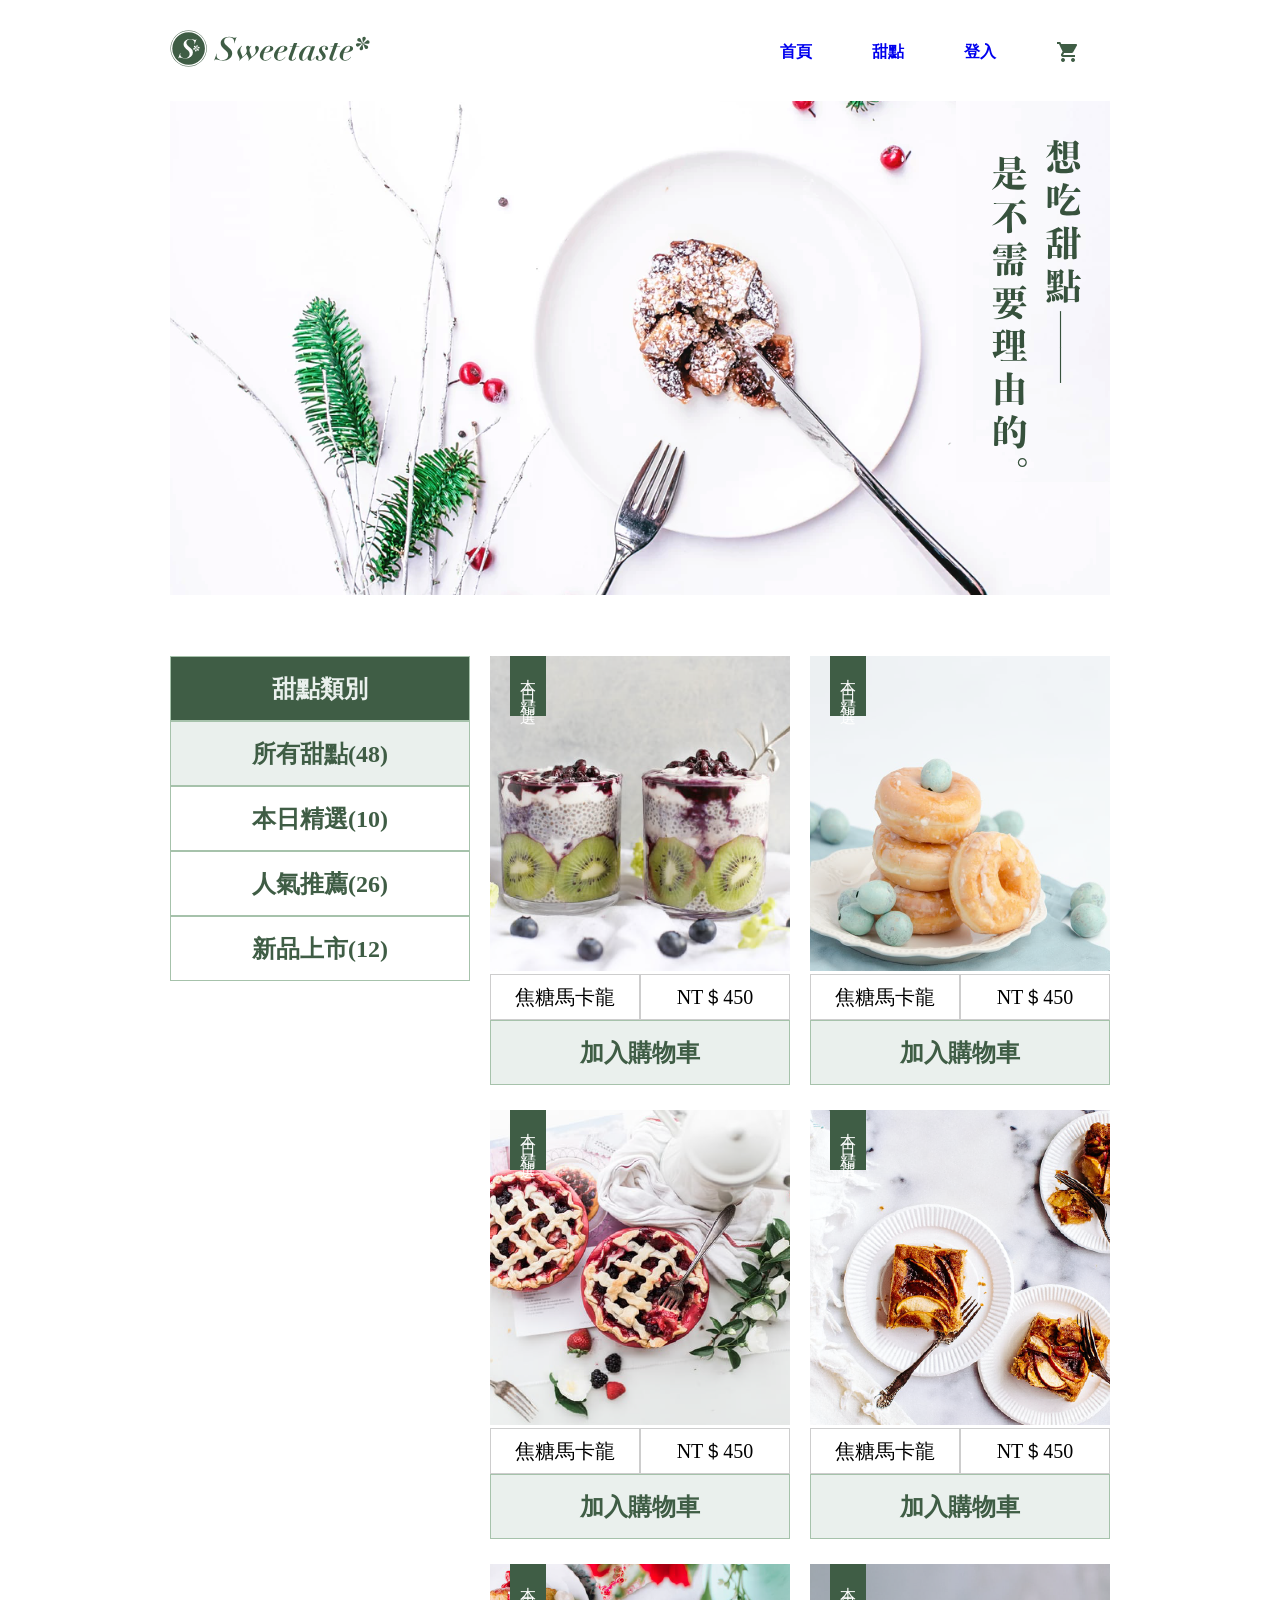
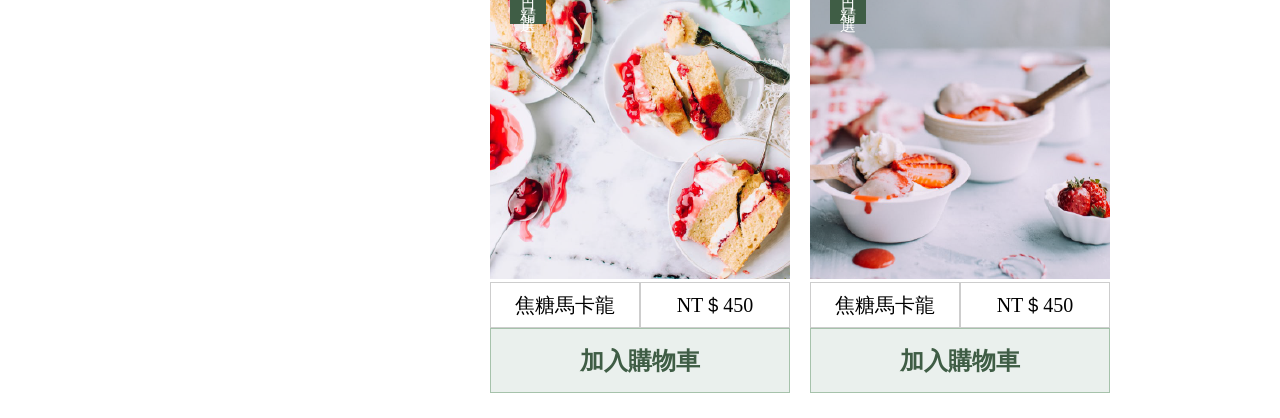
<file: index.html>
<!DOCTYPE html>
<html lang="en">
<head>
    <meta charset="UTF-8">
    <meta http-equiv="X-UA-Compatible" content="IE=edge">
    <meta name="viewport" content="width=device-width, initial-scale=1.0">
    <title>Document</title>
    <link rel="stylesheet" href="scss/all.css">

</head>
<body>
    <div class="wrap">
        <div class="header">
            <h1 class="logo">
                <a href="#">公司logo</a>
            </h1>
            <div class="list">
                <ul>
                    <li><a href="#">首頁</a></li>
                    <li><a href="#">甜點</a></li>
                    <li><a href="#">登入</a></li>
                    <li><a href=""><img src="/project/img/shopping_cart.png" alt=""></a></li>
                </ul>
            </div>
          
            
        </div>
        <div class="main-img">
            <img src="img/banner.png" alt="">
        </div>
        <div class="content">
            <div class="sidebar">
                <div class="button button-1"><a href="#">甜點類別</a></div>
                <div class="button button-2"><a href="#">所有甜點(48)</a></div>
                <div class="button button-3"><a href="#">本日精選(10)</a></div>
                <div class="button button-3"><a href="#">人氣推薦(26)</a></div>
                <div class="button button-3"><a href="#">新品上市(12)</a></div>




            </div>
            <div class="productlist">
                <div class="card">
                    <div class="product-img">
                        <img src="img/p-1.png" alt="商品1">
                        <div class="label">本日精選</div>
                    </div>
                    <div>
                        <div class="box">焦糖馬卡龍</div>
                        <div class="box">NT＄450</div>
                    </div>
                    <div class="button button-2"><a href="#">加入購物車</a></div>
                </div>
                <div class="card">
                    <div class="product-img">
                        <img src="img/p-2.png" alt="商品2">
                        <div class="label">本日精選</div>
                    </div>
                    <div>
                        <div class="box">焦糖馬卡龍</div>
                        <div class="box">NT＄450</div>
                    </div>
                    <div class="button button-2"><a href="#">加入購物車</a></div>
                </div>
                <div class="card">
                    <div class="product-img">
                        <img src="img/p-3.png" alt="商品3">
                        <div class="label">本日精選</div>
                    </div>
                    <div>
                        <div class="box">焦糖馬卡龍</div>
                        <div class="box">NT＄450</div>
                    </div>
                    <div class="button button-2"><a href="#">加入購物車</a></div>
                </div>
                <div class="card">
                    <div class="product-img">
                        <img src="img/p-4.png" alt="商品4">
                        <div class="label">本日精選</div>
                    </div>
                    <div>
                        <div class="box">焦糖馬卡龍</div>
                        <div class="box">NT＄450</div>
                    </div>
                    <div class="button button-2"><a href="#">加入購物車</a></div>
                </div>
                <div class="card">
                    <div class="product-img">
                        <img src="img/p-5.png" alt="商品5">
                        <div class="label">本日精選</div>
                    </div>
                    <div>
                        <div class="box">焦糖馬卡龍</div>
                        <div class="box">NT＄450</div>
                    </div>
                    <div class="button button-2"><a href="#">加入購物車</a></div>
                </div>
                <div class="card">
                    <div class="product-img">
                        <img src="img/p-6.png" alt="商品6">
                        <div class="label">本日精選</div>
                    </div>
                    <div>
                        <div class="box">焦糖馬卡龍</div>
                        <div class="box">NT＄450</div>
                    </div>
                    <div class="button button-2"><a href="#">加入購物車</a></div>
                </div>
            </div>
        </div>
    </div>


</body>
</html>
</file>
<file: scss/all.css>
/* http://meyerweb.com/eric/tools/css/reset/ 
   v2.0 | 20110126
   License: none (public domain)
*/
html, body, div, span, applet, object, iframe,
h1, h2, h3, h4, h5, h6, p, blockquote, pre,
a, abbr, acronym, address, big, cite, code,
del, dfn, em, img, ins, kbd, q, s, samp,
small, strike, strong, sub, sup, tt, var,
b, u, i, center,
dl, dt, dd, ol, ul, li,
fieldset, form, label, legend,
table, caption, tbody, tfoot, thead, tr, th, td,
article, aside, canvas, details, embed,
figure, figcaption, footer, header, hgroup,
menu, nav, output, ruby, section, summary,
time, mark, audio, video {
  margin: 0;
  padding: 0;
  border: 0;
  font-size: 100%;
  font: inherit;
  vertical-align: baseline;
}

/* HTML5 display-role reset for older browsers */
article, aside, details, figcaption, figure,
footer, header, hgroup, menu, nav, section {
  display: block;
}

body {
  line-height: 1;
}

ol, ul {
  list-style: none;
}

blockquote, q {
  quotes: none;
}

blockquote:before, blockquote:after,
q:before, q:after {
  content: "";
  content: none;
}

table {
  border-collapse: collapse;
  border-spacing: 0;
}

.button {
  box-sizing: border-box;
  border: 1px solid #a6c2ab;
  width: 300px;
  height: 65px;
  font-size: 24px;
  font-weight: bolder;
  text-align: center;
  line-height: 65px;
}
.button a {
  text-decoration: none;
  color: #3F5D45;
}

.button-1 {
  background-color: #3F5D45;
}
.button-1 a {
  color: #EAF0ED;
}

.button-2 {
  background-color: #EAF0ED;
  color: #3F5D45;
}

.button-3 {
  color: #3F5D45;
}

.wrap {
  width: 940px;
  margin: auto;
}

.header {
  width: 940px;
  height: 40px;
  margin-top: 30px;
}

.list {
  float: right;
  display: flex;
}
.list ul {
  display: flex;
  margin-top: 10px;
}
.list a {
  line-height: 24px;
  font-size: 16px;
  font-weight: bold;
  text-decoration: none;
}
.list li {
  margin-left: 30px;
  margin-right: 30px;
}

.logo {
  float: left;
}
.logo a {
  display: block;
  width: 200px;
  height: 40px;
  background: url(/project/img/logo-all-dark.svg) no-repeat;
  text-indent: 101%;
  overflow: hidden;
  white-space: nowrap;
}

.main-img {
  width: 940px;
  height: 496px;
  margin-top: 30px;
}

.content {
  width: 940px;
  margin-top: 60px;
  display: flex;
  justify-content: space-between;
}

.sidebar {
  width: 300px;
}

.productlist {
  display: flex;
  justify-content: space-between;
  flex-wrap: wrap;
  width: 620px;
}

.card {
  display: flex;
  flex-direction: column;
  width: 300px;
  height: 434px;
  margin-bottom: 20px;
}

.product-img {
  position: relative;
}

.label {
  padding: 10px;
  -ms-writing-mode: tb-lr;
      writing-mode: vertical-lr;
  font-size: 16px;
  letter-spacing: 10px;
  position: absolute;
  left: 20px;
  top: 0;
  background: #3F5D45;
  color: white;
}

.box {
  width: 150px;
  text-align: center;
  padding-top: 12px;
  padding-bottom: 12px;
  box-sizing: border-box;
  float: left;
  border: 1px solid rgb(205, 205, 205);
  font-size: 20px;
}/*# sourceMappingURL=all.css.map */
</file>
